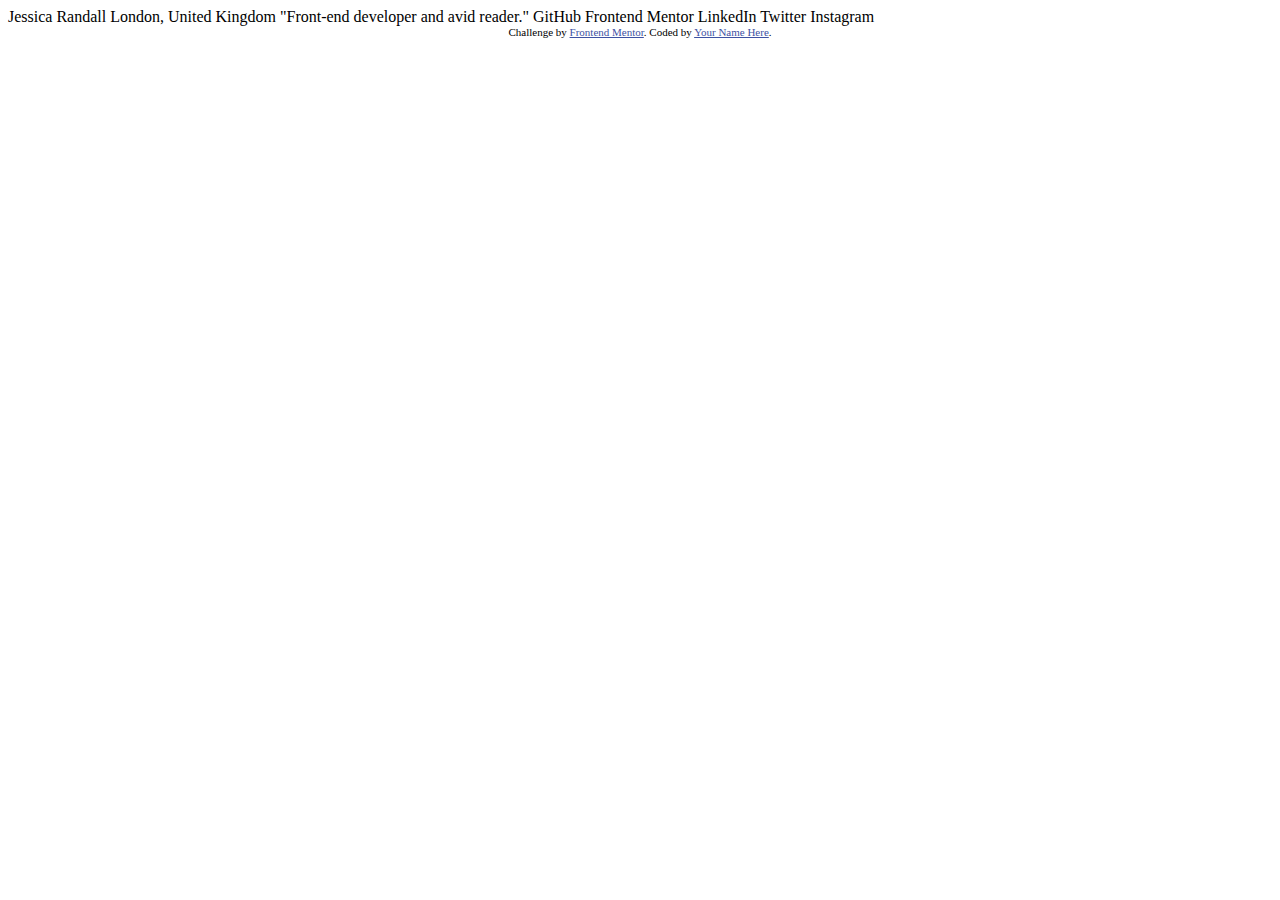
<file: social-links-profile-main/index.html>
<!DOCTYPE html>
<html lang="en">
<head>
  <meta charset="UTF-8">
  <meta name="viewport" content="width=device-width, initial-scale=1.0"> <!-- displays site properly based on user's device -->

  <link rel="icon" type="image/png" sizes="32x32" href="./assets/images/favicon-32x32.png">
  
  <title>Frontend Mentor | Social links profile</title>

  <!-- Feel free to remove these styles or customise in your own stylesheet 👍 -->
  <style>
    .attribution { font-size: 11px; text-align: center; }
    .attribution a { color: hsl(228, 45%, 44%); }
  </style>
</head>
<body>

  Jessica Randall
  London, United Kingdom
  "Front-end developer and avid reader."

  GitHub
  Frontend Mentor
  LinkedIn
  Twitter
  Instagram
  
  <div class="attribution">
    Challenge by <a href="https://www.frontendmentor.io?ref=challenge" target="_blank">Frontend Mentor</a>. 
    Coded by <a href="#">Your Name Here</a>.
  </div>
</body>
</html>
</file>
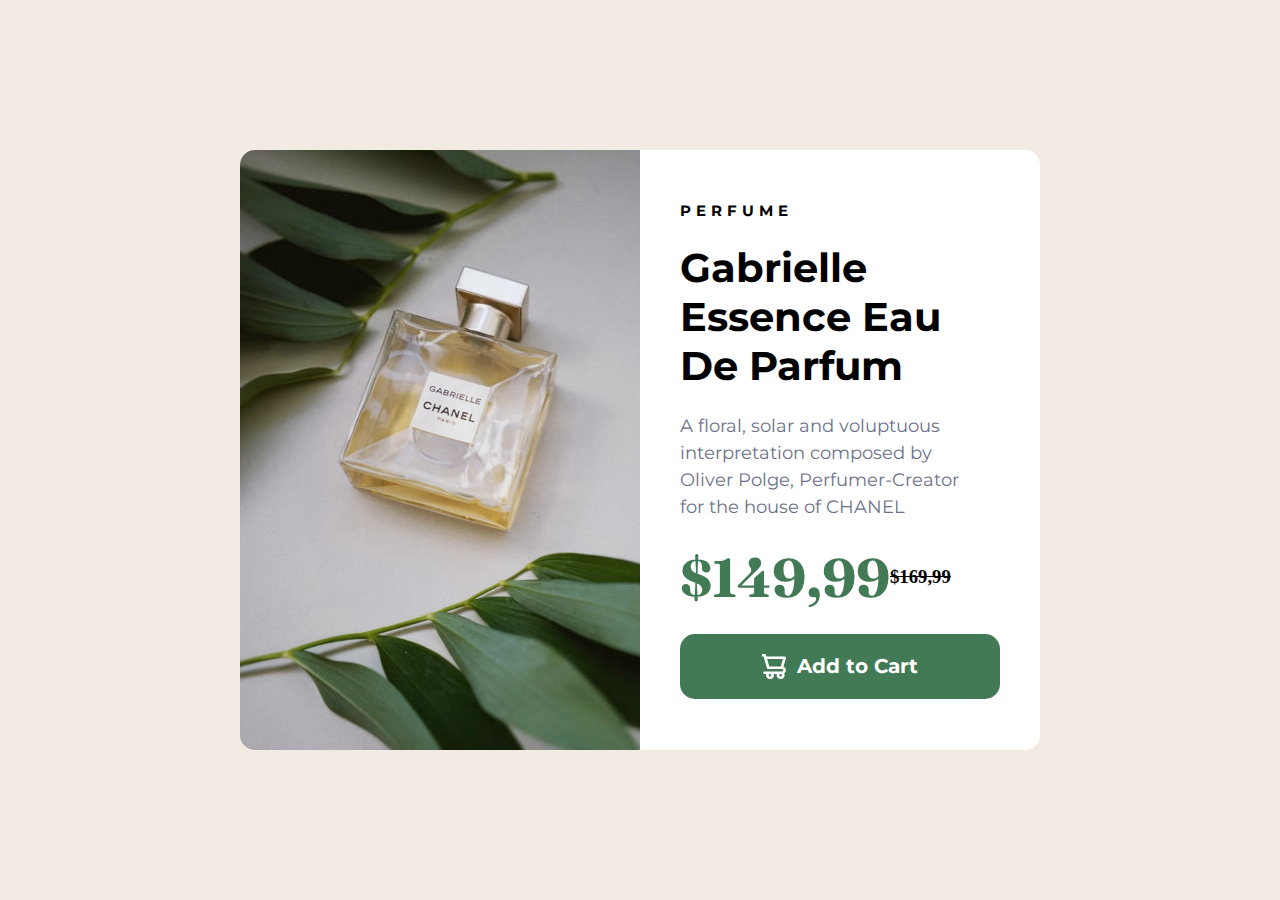
<file: Quest - Perfume/index/index.html>
<!DOCTYPE html>
<html lang="en">
<head>
    <meta charset="UTF-8">
    <meta name="viewport" content="width=device-width, initial-scale=1.0">
    <link rel="stylesheet" href="index.css">
    <link rel="shortcut icon" href="../images/favicon-32x32.png">
    <link rel="preconnect" href="https://fonts.googleapis.com">
    <link rel="preconnect" href="https://fonts.gstatic.com" crossorigin>
    <link href="https://fonts.googleapis.com/css2?family=Fraunces:ital,opsz,wght@1,9..144,700&family=Montserrat:wght@500;700&family=MuseoModerno:wght@100;300&display=swap" rel="stylesheet">
    <title>Product Preview Card</title>
</head>
<body>
    <section class="section">
        <div class="square">
            <div class="square_1">
                <img src="../images/image-product-desktop.jpg" alt="image" class="image">
            </div>
            <div class="square_2">
                <div class="title_top">
                    <h2 class="text_title_top">PERFUME</h2>
                </div>
                <div class="title">
                    <h1 class="text_title">Gabrielle Essence Eau De Parfum</h1>
                </div>
                <div class="description">
                    <p class="text_description">A floral, solar and voluptuous interpretation composed by Oliver Polge, Perfumer-Creator for the house of CHANEL</p>
                </div>
                <div class="square_price">
                    <div class="title_price">
                        <h1>$149,99</h1>
                    </div>
                    <div class="bot_price">
                        <h3><s>$169,99</s></h3>
                    </div>
                </div>
                <button class="button_buy">
                    <div class="button">
                        <div class="icon_buy">
                            <img src="../images/icon-cart.svg" alt="icon_cart" class="icon_cart">
                        </div>
                        <div class="buy">
                            <h2 class="text_buy">Add to Cart</h2>
                        </div>
                    </div>
                </button>
            </div>
        </div>
    </section>
</body>
</html>
</file>
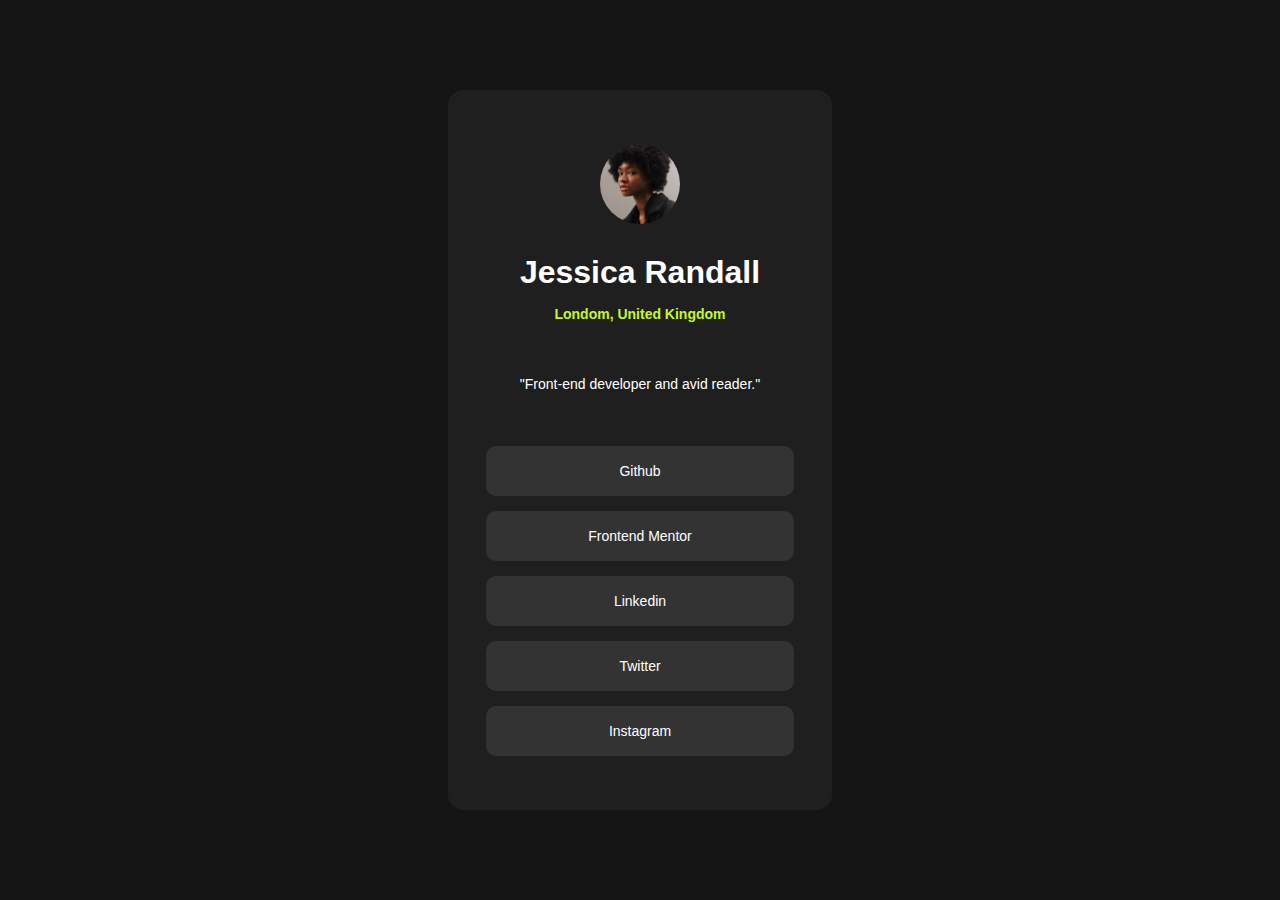
<file: social-links-profile-main/design/index.html>
<!DOCTYPE html>
<html lang="en">
<head>
  <meta charset="UTF-8">
  <meta name="viewport" content="width=device-width, initial-scale=1.0">
  <link rel="stylesheet" href="style.css">
  <link rel="shortcut icon" href="../assets/images/favicon-32x32.png">
  <title>Social Links Profile</title>
</head>
<body>
    <section id="section">
        <div id="square_links">
          <div id="section_profile">
            <div id="profile">
              <img src="../assets/images/avatar-jessica.jpeg" alt="image_profile" id="image_profile">
            </div>
            <div id="name_and_country">
              <h1 id="name">Jessica Randall</h1>
              <p id="country">Londom, United Kingdom</p>
            </div>
          </div>

          <div id="description">
            <p id="text_description">"Front-end developer and avid reader."</p>
          </div>

          <div id="buttons_link">
            <button class="button_link">Github</button>
            <button class="button_link">Frontend Mentor</button>
            <button class="button_link">Linkedin</button>
            <button class="button_link">Twitter</button>
            <button class="button_link">Instagram</button>
          </div>

        </div>
    </section>
</body>
</html>
</file>
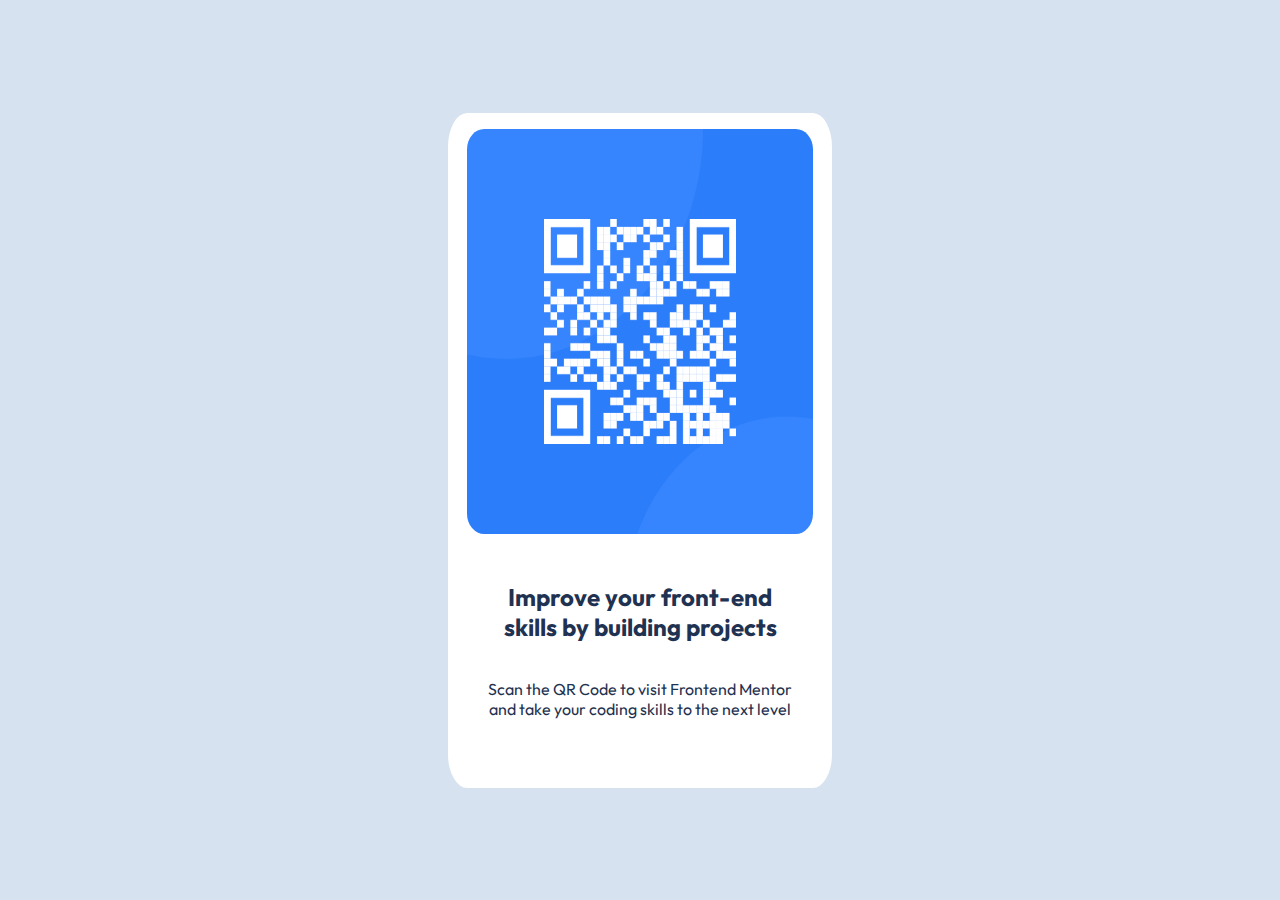
<file: Quest 1/qr-code-component-main/qr.html>
<!DOCTYPE html>
<html lang="en">
<head>
    <meta charset="UTF-8">
    <meta name="viewport" content="width=device-width, initial-scale=1.0">
    <link rel="shortcut icon" href="images/favicon-32x32.png">
    <link rel="stylesheet" href="qr.css">
    <link rel="preconnect" href="https://fonts.googleapis.com">
    <link rel="preconnect" href="https://fonts.gstatic.com" crossorigin>
    <link href="https://fonts.googleapis.com/css2?family=Outfit:wght@400;700&display=swap" rel="stylesheet">
    <title>QR Code Component</title>
</head>
<body>
    <section class= "section">
        <div class = "square">
            <div class = "images">
                <img src="images/image-qr-code.png" alt="QR Code" class="image">
            </div>

            <div class="title">
                <div class="text">
                    <h2 class="text_p">Improve your front-end skills by building projects</h2>
                </div>
                <div class="description">
                    <p class="description_p">Scan the QR Code to visit Frontend Mentor and take your coding skills to the next level</p>
                </div>
            </div>
        </div>
    </section>
</body>
</html>
</file>
<file: Quest - Perfume/index/index.css>
*{
    margin: 0;
    padding: 0;
    box-sizing: border-box;
}

.section{
    width: 100%;
    height: 100vh;
    background-color: hsl(30, 38%, 92%);
    display: flex;
    justify-content: center;
    align-items: center;
}

.square{
    display: flex;
    justify-content: center;
    align-items: center;
    border-radius: 15px;
    flex-wrap: nowrap;
}

.square_1{
    height: 600px;
    width: 400px;
    border-top-left-radius: 15px;
    border-bottom-left-radius: 15px;
}

.image{
    height: 100%;
    width: 100%;
    border-top-left-radius: 15px;
    border-bottom-left-radius: 15px;  
}

.square_2{
    height: 600px;
    width: 400px;
    background-color: white;
    border-top-right-radius: 15px;
    border-bottom-right-radius: 15px;
    padding: 40px;
    display: flex;
    flex-direction: column;
    justify-content: space-around;
}

.text_title_top{
    font-family:'Montserrat', sans-serif;
    letter-spacing: 5px;
    font-size: 15px;
}

.text_title{
    font-size: 40px;
    font-family: 'Montserrat', sans-serif;
}

.text_description{
    font-family: 'Montserrat', sans-serif;
    line-height: 27px;
    font-size: 18px;
    margin-right: 15px;
    color: hsl(228, 12%, 48%)
}

.square_price{
    display: flex;
    justify-content: space-between;
    align-items: center;
}

.title_price{
    font-size: 27px;
    color: rgb(67, 122, 86);
}

.bot_price{
    margin-right: 80px;
}

.title_price{
    font-family: 'Fraunces', serif;
}

.button_buy{
    background-color: rgb(67, 122, 86);
    border-radius: 15px;
    border: none;
    height: 65px;
    display: flex;
    justify-content: space-evenly;
    align-items: center;
    border: none;
}

.button{
    display: flex;
    justify-content: space-evenly;
    align-items: center;
    gap: 10px;
}

.icon_buy{
    height: 25px;
    width: 25px;
    margin-left: 35px;
}

.icon_cart{
    height: 25px;
    width: 25px;
    display: flex;
    justify-content: center;
    align-items: center;
}

.buy{
    font-family:'Montserrat', sans-serif;
    margin-right: 35px;
    color: white;
}
 
@media screen and (max-width: 768px) {
    .section{
        display: grid;
        grid-template-columns: repeat(auto-fit, minmax(40%, auto));
        grid-gap: 1rem;
        
    }
    .square{
        display: flex;
        flex-wrap: wrap;
        height: 400px;
        width: 400px;
    }

    .image{
        border-radius: 15px;
    }

}
</file>
<file: social-links-profile-main/design/style.css>
* {
  padding: 0;
  margin: 0;
  box-sizing: border-box;
}

body {
  background-color: hsl(0, 0%, 8%);
  font-family: "Inter, Regular", sans-serif;
}

#section {
  display: flex;
  align-items: center;
  justify-content: center;
  height: 100vh;
}

#square_links {
  background-color: hsl(0, 0%, 12%);
  height: 65%;
  width: 20%;
  display: flex;
  justify-content: space-evenly;
  align-items: center;
  flex-direction: column;
  border-radius: 15px;
}

#section_profile {
  display: flex;
  justify-content: center;
  align-items: center;
  flex-direction: column;
  gap: 30px;
}

#profile {
  display: flex;
  justify-content: center;
  align-items: center;
}

#image_profile {
  border-radius: 50%;
  height: 80px;
}

#name_and_country {
  display: flex;
  justify-content: center;
  align-items: center;
  flex-direction: column;
  gap: 15px;
}

#name {
  font-weight: 700;
  color: white;
}

#country {
  font-weight: 600;
  color: hsl(75, 94%, 57%);
  font-size: 14px;
}

#text_description {
  font-weight: 400;
  color: white;
  font-size: 14px;
}

#buttons_link {
  display: flex;
  justify-content: center;
  align-items: center;
  flex-direction: column;
  gap: 15px;
  width: 100%;
}

.button_link {
  height: 50px;
  width: 80%;
  border-radius: 10px;
  border: none;
  font-size: 14px;
  color: white;
  background-color: hsl(0, 0%, 20%);
  font-weight: 400;
  cursor: pointer;
}

@media (max-width: 1440px) {
  #square_links {
    width: 30%;
    height: 80%;
  }
}

@media (max-width: 375px) {
  #square_links {
    width: 245px;
  }

  .button_link {
    height: 30px;
  }

  #text_description {
    font-size: 12px;
  }
}
</file>
<file: Quest 1/qr-code-component-main/qr.css>
*{
    padding: 0;
    margin: 0;
    box-sizing: border-box;
}

.section{
    background-color: hsl(212, 45%, 89%);
    height: 100vh;
    width: auto;
    display: flex;
    justify-content: center;
    align-items: center;
}

.square{
    height: 60%;
    width: 18%;
    background-color: hsl(0, 0%, 100%);
    border-radius: 5%;
    display: flex;
    flex-direction: column;
    justify-content: space-around;
    align-items: center;
}

.images{
    border-radius: 5%;
    height: 60%;
    width: 90%;
}
.image{
    border-radius: 5%;
    height: 100%;
    width: 100%;
}

.title{
    display: flex;
    height: 30%;
    flex-direction: column;
    align-items: center;
    justify-content: space-around;
    gap: 5%;
}
.text{
    width: 80%;
    text-align: center;
}

.text_p{
    color: hsl(218, 44%, 22%);
    font-family: 'Outfit', sans-serif;
}

.description{
    margin-bottom: 10%;
    width: 80%;
    text-align: center;
}

.description_p{
    color: hsl(218, 44%, 22%);;
    font-size: 16px;
    font-family: 'Outfit', sans-serif;
}

@media (max-width: 1440px) {
    .square{
        height: 75%;
        width: 30%;
    }
}

@media (max-width: 990px) {
    .square{
        height: 75%;
        width: 30%;
    }
}

@media (max-width: 1024px) {
    .square{
        height: 75%;
        width: 35%;
    }
}

@media (max-width: 768px) {
    .square{
        height: 75%;
        width: 45%;
    }
}

@media (max-width: 450px) {
    .square{
        height: 75%;
        width: 45%;
    }
}

@media (max-width: 580px) {
    .square{
        height: 75%;
        width: 80%;
    }
}

@media (max-width: 425px) {
    .square{
        height: 75%;
        width: 85%;
    }
}

@media (max-width: 375px) {
    .square{
        height: 75%;
        width: 85%;
    }
}
</file>
